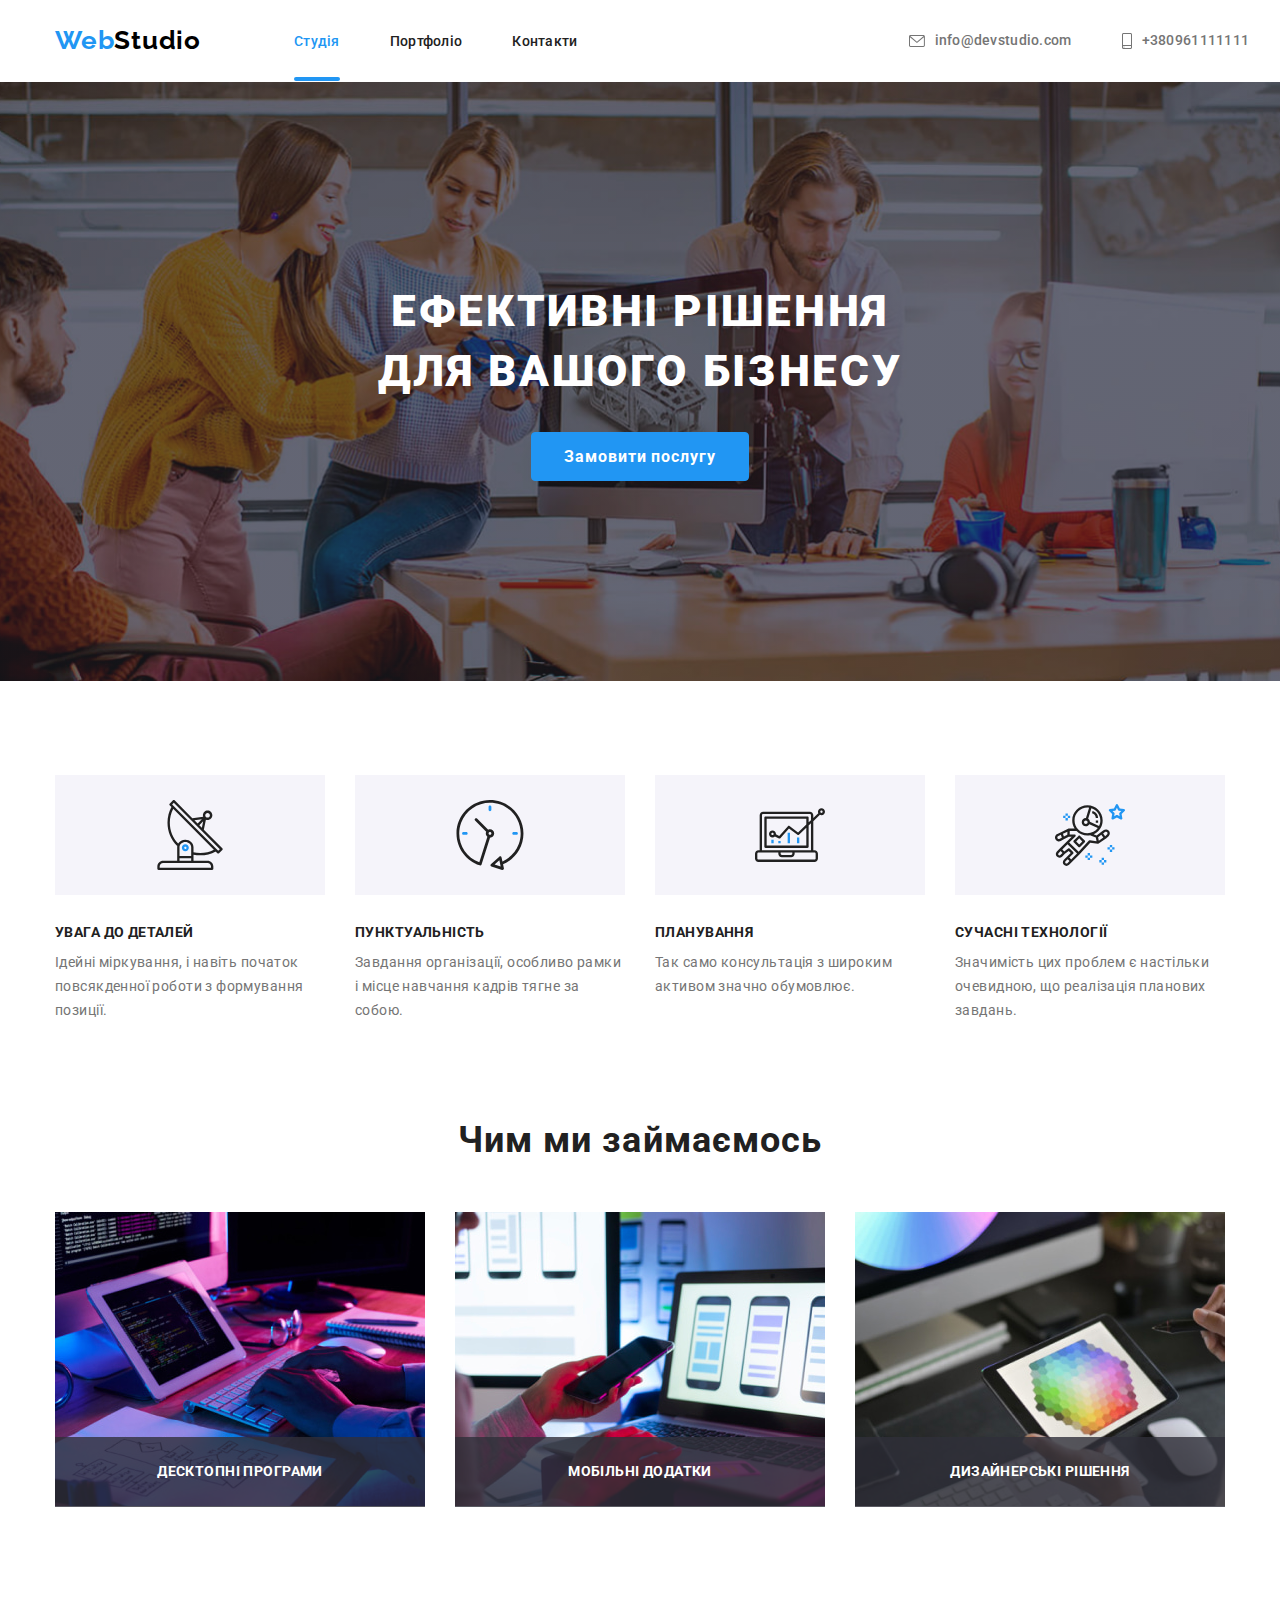
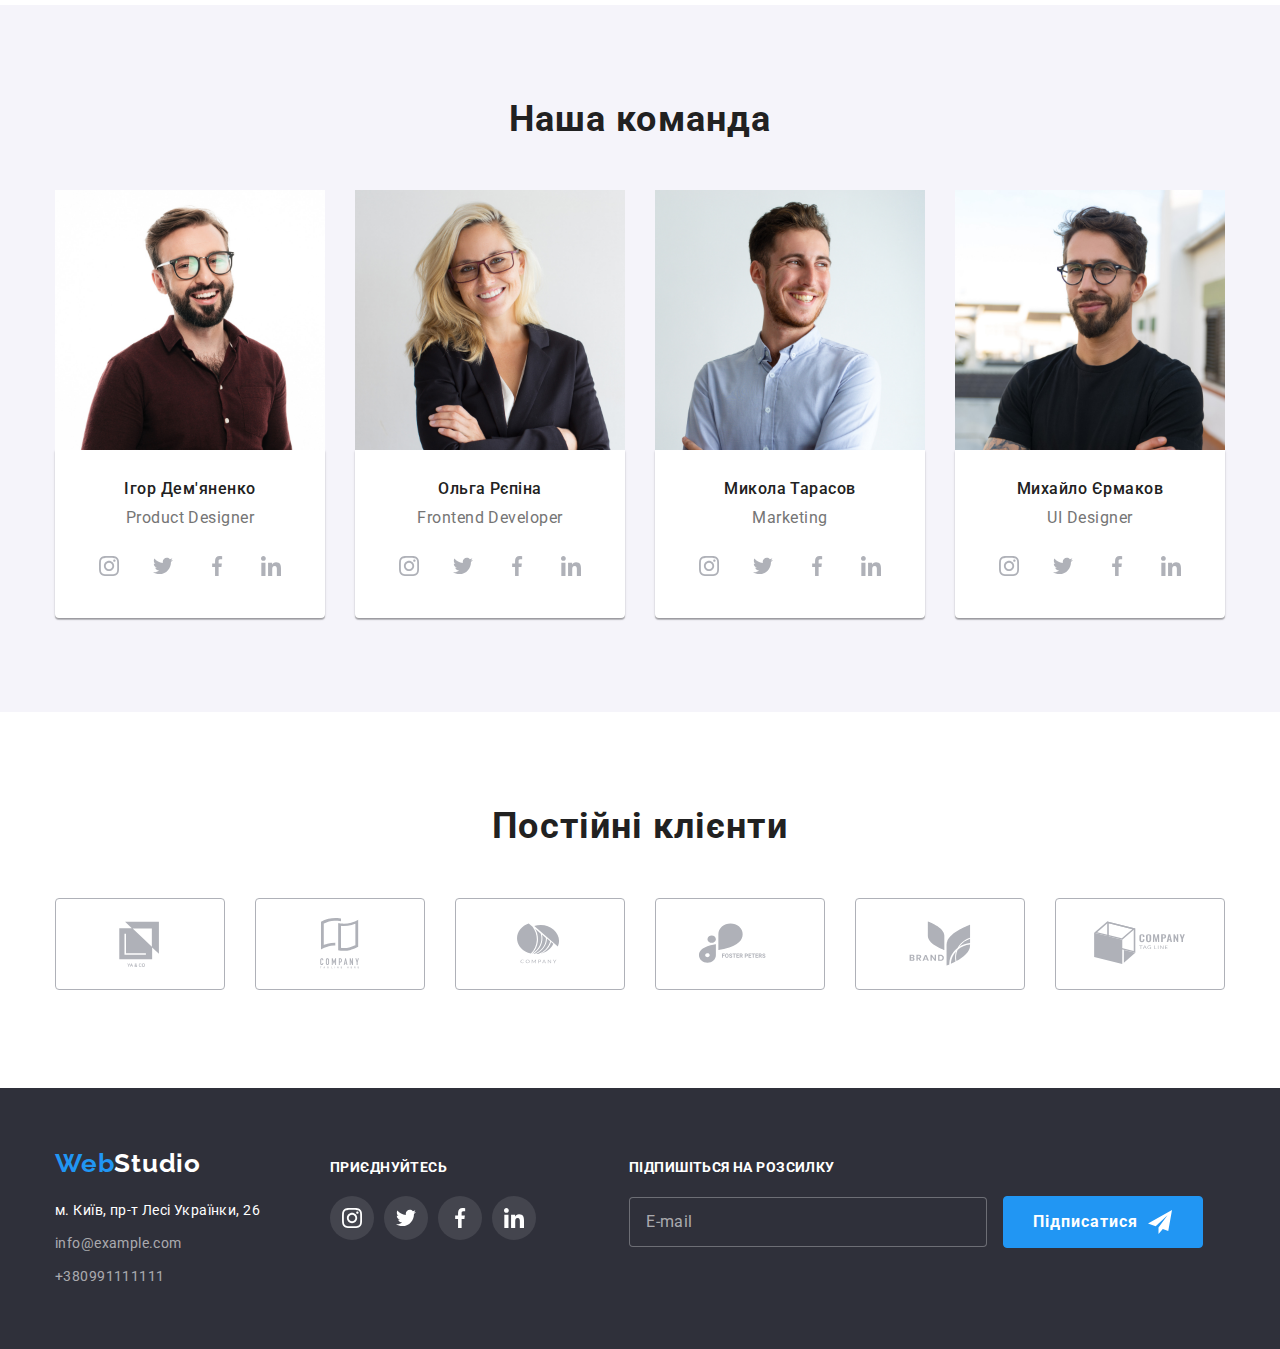
<file: index.html>
<!DOCTYPE html>
<html lang="ua">
  <head>
    <meta charset="UTF-8" />
    <meta http-equiv="X-UA-Compatible" content="IE=edge" />
    <meta name="viewport" content="width=device-width, initial-scale=1.0" />
    <title>WebStudio</title>
    <!-- Шрифти goolge fonts -->
    <link rel="preconnect" href="https://fonts.googleapis.com" />
    <link rel="preconnect" href="https://fonts.gstatic.com" crossorigin />
    <link
      href="https://fonts.googleapis.com/css2?family=Raleway:wght@700&family=Roboto:wght@400;500;700;900&display=swap"
      rel="stylesheet"
    />
    <!-- Нормалізатор стилів -->
    <link
      rel="stylesheet"
      href="https://cdnjs.cloudflare.com/ajax/libs/modern-normalize/1.1.0/modern-normalize.min.css"
    />
    <!-- Таблиця стилів -->
    <link rel="stylesheet" href="./css/styles.css" />
  </head>
  <body>
    <!-- Шапка сайту -->

    <header class="header">
      <div class="container header-container">
        <a class="header-link link" href="index.html"><span>Web</span>Studio</a>
        <nav class="nav">
          <ul class="nav-list">
            <li class="nav-item list">
              <a class="nav-link link current" href="index.html">Студія</a>
            </li>
            <li class="nav-item list">
              <a class="nav-link link" href="portfolio.html">Портфоліо</a>
            </li>
            <li class="nav-item list">
              <a class="nav-link link" href="">Контакти</a>
            </li>
          </ul>
        </nav>
        <div class="header-wrapper">
          <ul class="header-list">
            <li class="header-item list">
              <a class="header-mail link" href="mailto:info@devstudio.com">
                <svg class="header-icon" width="16" height="12">
                  <use href="images/icons/symbol-defs.svg#icon-sms"></use>
                </svg>
                info@devstudio.com
              </a>
            </li>
            <li class="header-item list">
              <a class="header-phone link" href="tel:+380961111111">
                <svg class="header-icon" width="10" height="16">
                  <use href="images/icons/symbol-defs.svg#icon-smartphone"></use>
                </svg>
                +380961111111
              </a>
            </li>
          </ul>
        </div>
      </div>
    </header>

    <!-- Основний вміст сторінки -->

    <main>
      <!-- Герой -->

      <section class="hero">
        <div class="container">
          <h1 class="hero-title">Ефективні рішення<br />для вашого бізнесу</h1>
          <button data-modal-open class="hero-btn" type="button">Замовити послугу</button>
          <div data-modal class="backdrop is-hidden">
            <div class="modal">
               <button data-modal-close class="modal-buttom">
                <svg class="modal-icon" width="18" height="18">
                  <use href="images/icons/close.svg#icon-close"></use>
                </svg>
              </button>
              <form class="modal-form">
                 
                  <p class="modal-text">Залиште свої дані, ми вам передзвонимо</p>
                  <div class="form-field">
                    <label for="name" class="label-text">Ім'я</label>
                    <input type="text" name="name" id="name" class="form-input">
                   <svg class="modal-icon-form">
                      <use href="images/icons/symbol-defss.svg#icon-person-black"></use>
                    </svg>
                  </div>
                   
                  <div class="form-field">
                    <label for="phone-number" class="label-text">Телефон</label>
                    <input type="tel" name="phone-number" id="phone-number" class="form-input">
                    <svg class="modal-icon-form">
                      <use href="images/icons/symbol-defss.svg#icon-phone-black"></use>
                    </svg>
                  </div>
                  <div class="form-field">
                    <label for="email" class="label-text">Пошта</label>
                    <input type="email" name="email" id="email" class="form-input">
                    <svg class="modal-icon-form">
                      <use href="images/icons/symbol-defss.svg#icon-email-black"></use>
                    </svg>
                  </div>
                  <div class="form-field">
                    <label for="message" class="label-text">Коментар</label>
                    <textarea name="message" id="message" placeholder="Введіть текст" class="form-input-textarea"></textarea>
                  </div>
                  <div class="form-field">
                   <div class="checkbox">
                    <label class="checkbox-label">
                     <input type="checkbox" name="checkbox" class="input-checkbox">
                    <span class="checkbox-span">
                      <svg class="checkbox-icon">
                        <use href="./images/icons/icon-check.svg"></use>
                      </svg>
                    </span>
                    Погоджуюся з розсилкою та приймаю<a href="" class="checkbox-link">Умови договору</a>
                    </label>
                     
              
                     
                    </div> 
                    <button type="submit" class="hero-form-btn">Відправити</button>
                  </div>

                </form>
              </div>
            </div>
          </div>
        </div>
      </section>

      <!-- Секція переваги -->

      <section class="advantages">
        <div class="container">
          <h2 hidden>Наші переваги</h2>
          <ul class="advantages-list">
            <li class="advantages-item list">
              <div class="advantages-icons">
                <svg class="advantages-icon">
                  <use href="./images/icons/symbol-defs.svg#icon-antenna"></use>
                </svg>
              </div>
              <h3 class="advantages-title">Увага до деталей</h3>
              <p class="advantages-text">
                Ідейні міркування, і навіть початок повсякденної роботи з формування позиції.
              </p>
            </li>
            <li class="advantages-item list">
              <div class="advantages-icons">
                <svg class="advantages-icon">
                  <use href="./images/icons/symbol-defs.svg#icon-clock"></use>
                </svg>
              </div>
              <h3 class="advantages-title">Пунктуальність</h3>
              <p class="advantages-text">
                Завдання організації, особливо рамки і місце навчання кадрів тягне за собою.
              </p>
            </li>
            <li class="advantages-item list">
              <div class="advantages-icons">
                <svg class="advantages-icon">
                  <use href="./images/icons/symbol-defs.svg#icon-diagram"></use>
                </svg>
              </div>
              <h3 class="advantages-title">Планування</h3>
              <p class="advantages-text">
                Так само консультація з широким активом значно обумовлює.
              </p>
            </li>
            <li class="advantages-item list">
              <div class="advantages-icons">
                <svg class="advantages-icon">
                  <use href="./images/icons/symbol-defs.svg#icon-astronaut"></use>
                </svg>
              </div>
              <h3 class="advantages-title">Сучасні технології</h3>
              <p class="advantages-text">
                Значимість цих проблем є настільки очевидною, що реалізація планових завдань.
              </p>
            </li>
          </ul>
        </div>
      </section>

      <!-- Секція заняття-->

      <section class="work">
        <div class="container">
          <h2 class="work-title">Чим ми займаємось</h2>
          <ul class="work-list">
            <li class="work-item list">
              <img
                class="work-img"
                src="./images/box1.jpg"
                alt="робота з текстом"
                width="370"
                height="294"
              />
              <p class="work-text">Десктопні програми</p>
            </li>
            <li class="work-item list">
              <img
                class="work-img"
                src="./images/box2.jpg"
                alt="робота з комп'ютером та телефоном"
                width="370"
                height="294"
              />
              <p class="work-text">Мобільні додатки</p>
            </li>
            <li class="work-item list">
              <img
                class="work-img"
                src="./images/box3.jpg"
                alt="робота з планшетом"
                width="370"
                height="294"
              />
              <p class="work-text">Дизайнерські рішення</p>
            </li>
          </ul>
        </div>
      </section>

      <!-- Секція команда-->

      <section class="team">
        <div class="container">
          <h2 class="team-title">Наша команда</h2>
          <ul class="team-list">
            <li class="team-item list">
              <img
                class="team-img no-gap"
                src="./images/img4.jpg"
                alt="усміхнена людина"
                width="270"
                height="260"
              />
              <div class="team-wrapper">
                <h3 class="team-subtitle">Ігор Дем'яненко</h3>
                <p class="team-text" lang="en">Product Designer</p>
                <ul class="team-icon">
                  <li class="team-icon-list list">
                    <a class="team-link" href="">
                      <svg class="team-icons">
                        <use href="images/icons/symbol-defs.svg#icon-instagram"></use>
                      </svg>
                    </a>
                  </li>
                  <li class="team-icon-list list">
                    <a class="team-link" href="">
                      <svg class="team-icons">
                        <use href="images/icons/symbol-defs.svg#icon-twitter"></use>
                      </svg>
                    </a>
                  </li>
                  <li class="team-icon-list list">
                    <a class="team-link" href="">
                      <svg class="team-icons">
                        <use href="images/icons/symbol-defs.svg#icon-facebook"></use>
                      </svg>
                    </a>
                  </li>
                  <li class="team-icon-list list">
                    <a class="team-link" href="">
                      <svg class="team-icons">
                        <use href="images/icons/symbol-defs.svg#icon-linkedin-1"></use>
                      </svg>
                    </a>
                  </li>
                </ul>
              </div>
            </li>
            <li class="team-item list">
              <img
                class="team-img no-gap"
                src="./images/img1.jpg"
                alt="усміхнена людина"
                width="270"
                height="260"
              />
              <div class="team-wrapper">
                <h3 class="team-subtitle">Ольга Рєпіна</h3>
                <p class="team-text" lang="en">Frontend Developer</p>
                <ul class="team-icon">
                  <li class="team-icon-list list">
                    <a class="team-link" href="">
                      <svg class="team-icons">
                        <use href="images/icons/symbol-defs.svg#icon-instagram"></use>
                      </svg>
                    </a>
                  </li>
                  <li class="team-icon-list list">
                    <a class="team-link" href="">
                      <svg class="team-icons">
                        <use href="images/icons/symbol-defs.svg#icon-twitter"></use>
                      </svg>
                    </a>
                  </li>
                  <li class="team-icon-list list">
                    <a class="team-link" href="">
                      <svg class="team-icons">
                        <use href="images/icons/symbol-defs.svg#icon-facebook"></use>
                      </svg>
                    </a>
                  </li>
                  <li class="team-icon-list list">
                    <a class="team-link" href="">
                      <svg class="team-icons">
                        <use href="images/icons/symbol-defs.svg#icon-linkedin-1"></use>
                      </svg>
                    </a>
                  </li>
                </ul>
              </div>
            </li>
            <li class="team-item list">
              <img
                class="team-img no-gap"
                src="./images/img2.jpg"
                alt="усміхнена людина"
                width="270"
                height="260"
              />
              <div class="team-wrapper">
                <h3 class="team-subtitle">Микола Тарасов</h3>
                <p class="team-text" lang="en">Marketing</p>
                <ul class="team-icon">
                  <li class="team-icon-list list">
                    <a class="team-link" href="">
                      <svg class="team-icons">
                        <use href="images/icons/symbol-defs.svg#icon-instagram"></use>
                      </svg>
                    </a>
                  </li>
                  <li class="team-icon-list list">
                    <a class="team-link" href="">
                      <svg class="team-icons">
                        <use href="images/icons/symbol-defs.svg#icon-twitter"></use>
                      </svg>
                    </a>
                  </li>
                  <li class="team-icon-list list">
                    <a class="team-link" href="">
                      <svg class="team-icons">
                        <use href="images/icons/symbol-defs.svg#icon-facebook"></use>
                      </svg>
                    </a>
                  </li>
                  <li class="team-icon-list list">
                    <a class="team-link" href="">
                      <svg class="team-icons">
                        <use href="images/icons/symbol-defs.svg#icon-linkedin-1"></use>
                      </svg>
                    </a>
                  </li>
                </ul>
              </div>
            </li>
            <li class="team-item list">
              <img
                class="team-img no-gap"
                src="./images/img3.jpg"
                alt="усміхнена людина"
                width="270"
                height="260"
              />
              <div class="team-wrapper">
                <h3 class="team-subtitle">Михайло Єрмаков</h3>
                <p class="team-text" lang="en">UI Designer</p>
                <ul class="team-icon">
                  <li class="team-icon-list list">
                    <a class="team-link" href="">
                      <svg class="team-icons">
                        <use href="images/icons/symbol-defs.svg#icon-instagram"></use>
                      </svg>
                    </a>
                  </li>
                  <li class="team-icon-list list">
                    <a class="team-link" href="">
                      <svg class="team-icons">
                        <use href="images/icons/symbol-defs.svg#icon-twitter"></use>
                      </svg>
                    </a>
                  </li>
                  <li class="team-icon-list list">
                    <a class="team-link" href="">
                      <svg class="team-icons">
                        <use href="images/icons/symbol-defs.svg#icon-facebook"></use>
                      </svg>
                    </a>
                  </li>
                  <li class="team-icon-list list">
                    <a class="team-link" href="">
                      <svg class="team-icons">
                        <use href="images/icons/symbol-defs.svg#icon-linkedin-1"></use>
                      </svg>
                    </a>
                  </li>
                </ul>
              </div>
            </li>
          </ul>
        </div>
      </section>

      <!-- Секція постійні клієнти -->

      <section class="clients">
        <div class="container">
          <h2 class="clients-title">Постійні клієнти</h2>
          <ul class="clients-item">
            <li class="clients-list list">
              <a class="clients-link" href="">
                <svg class="clients-icon">
                  <use href="./images/icons/symbol-defs.svg#icon-Logo"></use>
                </svg>
              </a>
            </li>
            <li class="clients-list list">
              <a class="clients-link" href="">
                <svg class="clients-icon">
                  <use href="./images/icons/symbol-defs.svg#icon-Logo-1"></use>
                </svg>
              </a>
            </li>
            <li class="clients-list list">
              <a class="clients-link" href="">
                <svg class="clients-icon">
                  <use href="./images/icons/symbol-defs.svg#icon-Logo-2"></use>
                </svg>
              </a>
            </li>
            <li class="clients-list list">
              <a class="clients-link" href="">
                <svg class="clients-icon">
                  <use href="./images/icons/symbol-defs.svg#icon-Logo-6"></use>
                </svg>
              </a>
            </li>
            <li class="clients-list list">
              <a class="clients-link" href="">
                <svg class="clients-icon">
                  <use href="./images/icons/symbol-defs.svg#icon-Logo-3"></use>
                </svg>
              </a>
            </li>
            <li class="clients-list list">
              <a class="clients-link" href="">
                <svg class="clients-icon">
                  <use href="./images/icons/symbol-defs.svg#icon-Logo-4"></use>
                </svg>
              </a>
            </li>
          </ul>
        </div>
      </section>
    </main>

    <!--Підвал сайту-->

    <footer class="footer">
      <div class="container footer-container">
        <div class="">
          <a class="footer-link link" href="index.html"><span>Web</span>Studio</a>
          <address class="andress">
            <ul class="adress-list">
              <li class="adress-item list">
                <a class="adress-desk link" href="">м. Київ, пр-т Лесі Українки, 26</a>
              </li>
              <li class="adress-item list">
                <a class="adress-link link" href="mailto:info@example.com">info@example.com</a>
              </li>
              <li class="adress-item list">
                <a class="adress-link link" href="tel:+380991111111">+380991111111</a>
              </li>
            </ul>
          </address>
        </div>
        <div class="footer-wrapper">
          <p class="footer-text">ПРИЄДНУЙТЕСЬ</p>
          <ul class="footer-list list">
            <li class="footer-item">
              <a class="icon-link" href="">
                <svg class="footer-icon" width="20" height="20">
                  <use href="images/icons/symbol-defs.svg#icon-instagram-footer"></use>
                </svg>
              </a>
            </li>
            <li class="footer-item">
              <a class="icon-link" href="">
                <svg class="footer-icon" width="20" height="20">
                  <use href="images/icons/symbol-defs.svg#icon-twitter-footer"></use>
                </svg>
              </a>
            </li>
            <li class="footer-item">
              <a class="icon-link" href="">
                <svg class="footer-icon" width="20" height="20">
                  <use href="images/icons/symbol-defs.svg#icon-facebook-footer"></use>
                </svg>
              </a>
            </li>
            <li class="footer-item">
              <a class="icon-link" href="">
                <svg class="footer-icon" width="20" height="20">
                  <use href="images/icons/symbol-defs.svg#icon-linkedin-1-1"></use>
                </svg>
              </a>
            </li>
          </ul>
        </div>
        <div>
          <p class="form-text">Підпишіться на розсилку</p>
          <form class="footer-form">
            <label class="footer-label">
              <input type="email" name="email" placeholder="E-mail" class="footer-input" />
              <button type="submit" class="btn-form">
                Підписатися
                <svg class="footer-form-icon">
                  <use href="images/icons/symbol-defss.svg#icon-icon-send"></use>
                </svg>
              </button>
            </label>
          </form>
        </div>
      </div>
    </footer>
    <script src="./js/modal.js"></script>
  </body>
</html>
</file>
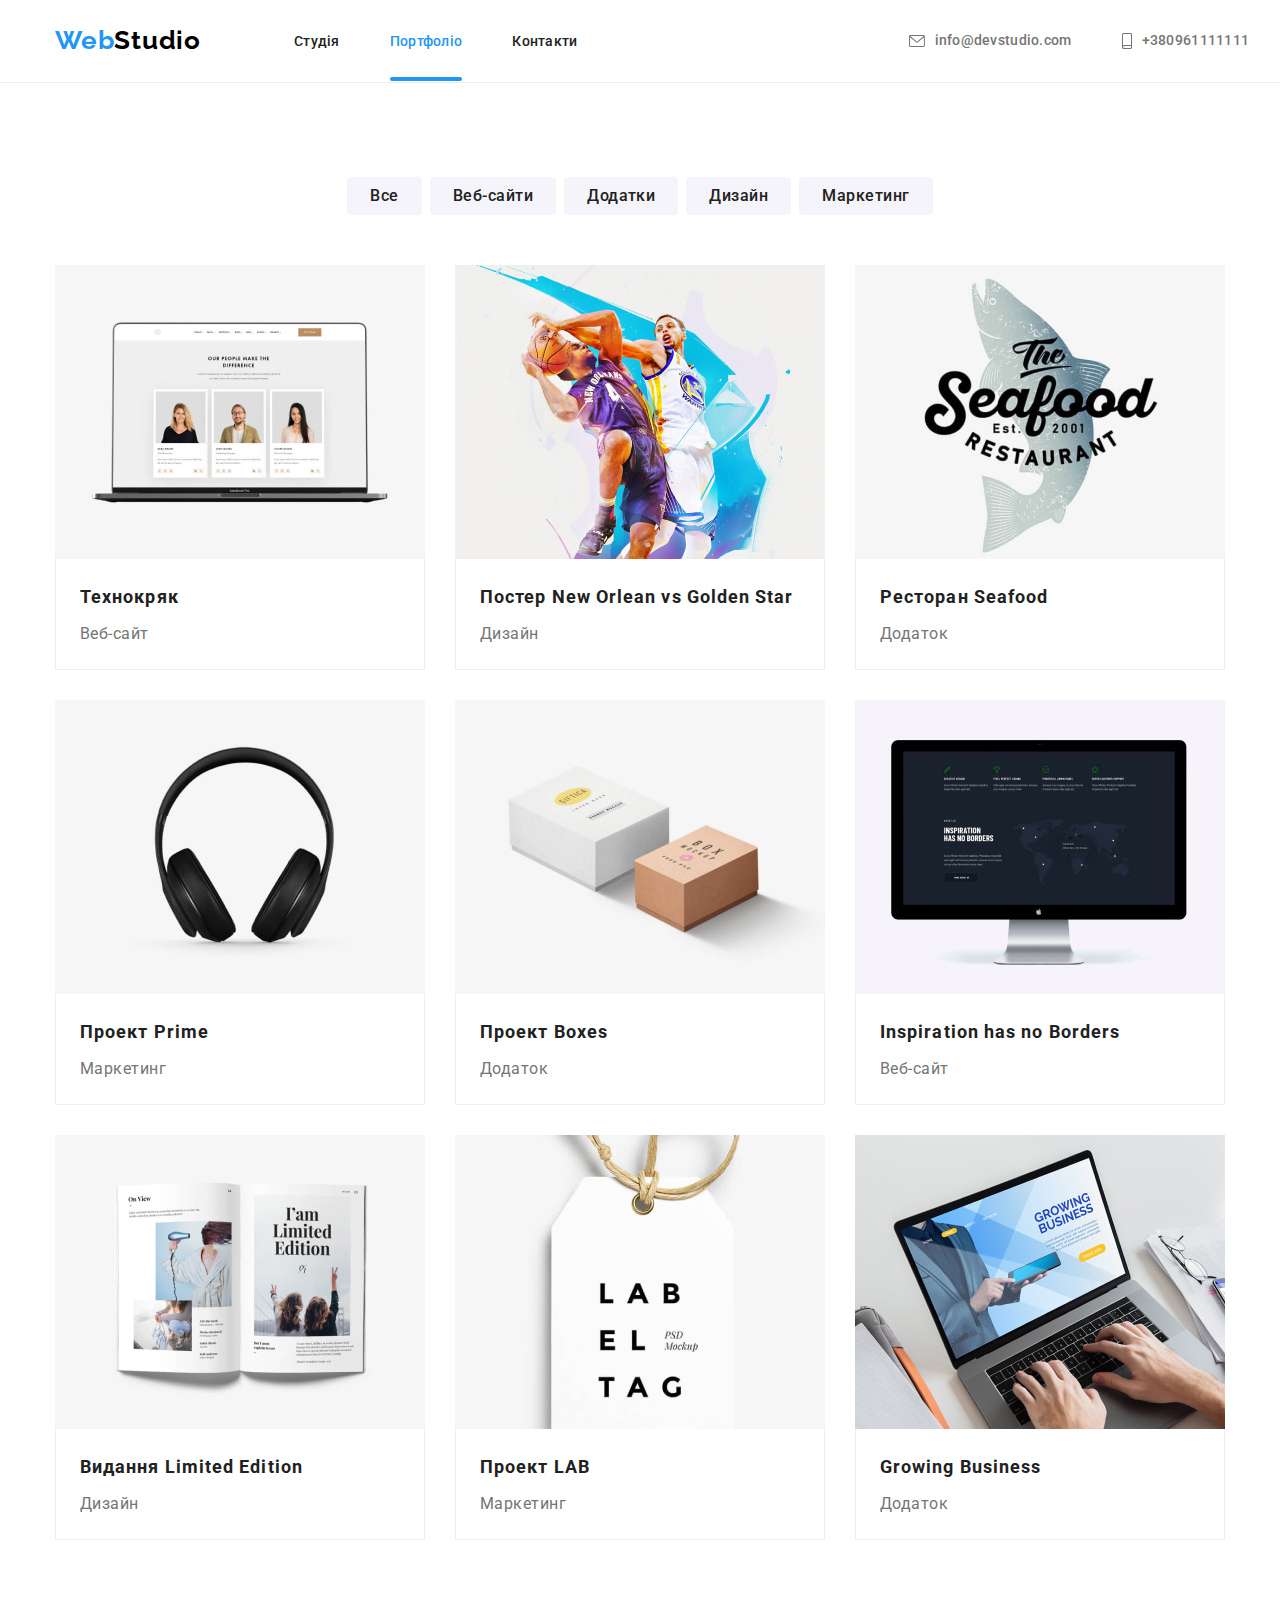
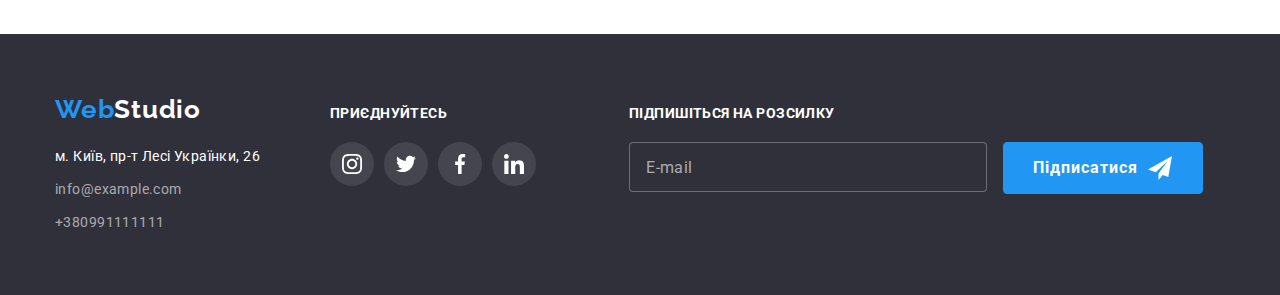
<file: portfolio.html>
<!DOCTYPE html>
<html lang="ua">
  <head>
    <meta charset="UTF-8" />
    <meta http-equiv="X-UA-Compatible" content="IE=edge" />
    <meta name="viewport" content="width=device-width, initial-scale=1.0" />
    <title>WebStudio</title>
    <!-- Шрифти goolge fonts -->
    <link rel="preconnect" href="https://fonts.googleapis.com" />
    <link rel="preconnect" href="https://fonts.gstatic.com" crossorigin />
    <link
      href="https://fonts.googleapis.com/css2?family=Raleway:wght@700&family=Roboto:wght@400;500;700;900&display=swap"
      rel="stylesheet"
    />
    <!-- Нормалізатор стилів -->
    <link
      rel="stylesheet"
      href="https://cdnjs.cloudflare.com/ajax/libs/modern-normalize/1.1.0/modern-normalize.min.css"
    />
    <!-- Таблиця стилів -->

    <link rel="stylesheet" href="./css/styles.css" />
  </head>
  <body>
    <!-- Шапка сайту -->

    <header class="header">
      <div class="container header-container">
        <a class="header-link link" href="index.html"><span>Web</span>Studio</a>
        <nav class="nav">
          <ul class="nav-list">
            <li class="nav-item list">
              <a class="nav-link link" href="index.html">Студія</a>
            </li>
            <li class="nav-item list">
              <a class="nav-link link current" href="portfolio.html">Портфоліо</a>
            </li>
            <li class="nav-item list">
              <a class="nav-link link" href="">Контакти</a>
            </li>
          </ul>
        </nav>
        <div class="header-wrapper">
          <ul class="header-list">
            <li class="header-item list">
              <a class="header-mail link" href="mailto:info@devstudio.com">
                <svg class="header-icon" width="16" height="12">
                  <use href="images/icons/symbol-defs.svg#icon-sms"></use>
                </svg>
                info@devstudio.com
              </a>
            </li>
            <li class="header-item list">
              <a class="header-phone link" href="tel:+380961111111">
                <svg class="header-icon" width="10" height="16">
                  <use href="images/icons/symbol-defs.svg#icon-smartphone"></use>
                </svg>
                +380961111111
              </a>
            </li>
          </ul>
        </div>
      </div>
    </header>

    <!-- Основний вміст сторінки -->

    <main>
      <!-- Секція Портфоліо -->

      <section class="portfolio">
        <div class="container">
          <ul class="portfolio-list">
            <li class="portfolio-item list">
              <button class="portfolio-btn" type="button">Все</button>
            </li>
            <li class="portfolio-item list">
              <button class="portfolio-btn" type="button">Веб-сайти</button>
            </li>
            <li class="portfolio-item list">
              <button class="portfolio-btn" type="button">Додатки</button>
            </li>
            <li class="portfolio-item list">
              <button class="portfolio-btn" type="button">Дизайн</button>
            </li>
            <li class="portfolio-item list">
              <button class="portfolio-btn" type="button">Маркетинг</button>
            </li>
          </ul>
          <ul class="portfolio-second-list">
            <li class="portfolio-second-item list">
              <div class="portfolio-overlay">
                <img
                  class="portfolio-img no-gap"
                  src="./images/porfolio1.jpg"
                  alt=""
                  width="370"
                  height="294"
                />
                <p class="text-overlay">
                  Ресурс пропонує комплексні пропозиції з різним рівнем функціоналу та сервісів. Все
                  це дозволить відвідувачу отримати вичерпні відомості про компанію або приватну
                  особу.
                </p>
              </div>
              <div class="portfolio-wrapper">
                <h2 class="portfolio-title">Технокряк</h2>
                <p class="portfolio-text">Веб-сайт</p>
              </div>
            </li>
            <li class="portfolio-second-item list">
              <div class="portfolio-overlay">
                <img
                  class="portfolio-img no-gap"
                  src="./images/portfolio2.jpg"
                  alt=""
                  width="370"
                  height="294"
                />
                <p class="text-overlay">
                  Ресурс пропонує комплексні пропозиції з різним рівнем функціоналу та сервісів. Все
                  це дозволить відвідувачу отримати вичерпні відомості про компанію або приватну
                  особу.
                </p>
              </div>
              <div class="portfolio-wrapper">
                <h2 class="portfolio-title">Постер New Orlean vs Golden Star</h2>
                <p class="portfolio-text">Дизайн</p>
              </div>
            </li>
            <li class="portfolio-second-item list">
              <div class="portfolio-overlay">
                <img
                  class="portfolio-img no-gap"
                  src="./images/portfolio3.jpg"
                  alt=""
                  width="370"
                  height="294"
                />
                <p class="text-overlay">
                  Ресурс пропонує комплексні пропозиції з різним рівнем функціоналу та сервісів. Все
                  це дозволить відвідувачу отримати вичерпні відомості про компанію або приватну
                  особу.
                </p>
              </div>
              <div class="portfolio-wrapper">
                <h2 class="portfolio-title">Ресторан Seafood</h2>
                <p class="portfolio-text">Додаток</p>
              </div>
            </li>
            <li class="portfolio-second-item list">
              <div class="portfolio-overlay">
                <img
                  class="portfolio-img no-gap"
                  src="./images/portfolio4.jpg"
                  alt=""
                  width="370"
                  height="294"
                />
                <p class="text-overlay">
                  Ресурс пропонує комплексні пропозиції з різним рівнем функціоналу та сервісів. Все
                  це дозволить відвідувачу отримати вичерпні відомості про компанію або приватну
                  особу.
                </p>
              </div>
              <div class="portfolio-wrapper">
                <h2 class="portfolio-title">Проект Prime</h2>
                <p class="portfolio-text">Маркетинг</p>
              </div>
            </li>
            <li class="portfolio-second-item list">
              <div class="portfolio-overlay">
                <img
                  class="portfolio-img no-gap"
                  src="./images/portfolio5.jpg"
                  alt=""
                  width="370"
                  height="294"
                />
                <p class="text-overlay">
                  Ресурс пропонує комплексні пропозиції з різним рівнем функціоналу та сервісів. Все
                  це дозволить відвідувачу отримати вичерпні відомості про компанію або приватну
                  особу.
                </p>
              </div>
              <div class="portfolio-wrapper">
                <h2 class="portfolio-title">Проект Boxes</h2>
                <p class="portfolio-text">Додаток</p>
              </div>
            </li>
            <li class="portfolio-second-item list">
              <div class="portfolio-overlay">
                <img
                  class="portfolio-img no-gap"
                  src="./images/portfolio6.jpg"
                  alt=""
                  width="370"
                  height="294"
                />
                <p class="text-overlay">
                  Ресурс пропонує комплексні пропозиції з різним рівнем функціоналу та сервісів. Все
                  це дозволить відвідувачу отримати вичерпні відомості про компанію або приватну
                  особу.
                </p>
              </div>
              <div class="portfolio-wrapper">
                <h2 class="portfolio-title">Inspiration has no Borders</h2>
                <p class="portfolio-text">Веб-сайт</p>
              </div>
            </li>
            <li class="portfolio-second-item list">
              <div class="portfolio-overlay">
                <img
                  class="portfolio-img no-gap"
                  src="./images/portfolio7.jpg"
                  alt=""
                  width="370"
                  height="294"
                />
                <p class="text-overlay">
                  Ресурс пропонує комплексні пропозиції з різним рівнем функціоналу та сервісів. Все
                  це дозволить відвідувачу отримати вичерпні відомості про компанію або приватну
                  особу.
                </p>
              </div>
              <div class="portfolio-wrapper">
                <h2 class="portfolio-title">Видання Limited Edition</h2>
                <p class="portfolio-text">Дизайн</p>
              </div>
            </li>
            <li class="portfolio-second-item list">
              <div class="portfolio-overlay">
                <img
                  class="portfolio-img no-gap"
                  src="./images/portfolio8.jpg"
                  alt=""
                  width="370"
                  height="294"
                />
                <p class="text-overlay">
                  Ресурс пропонує комплексні пропозиції з різним рівнем функціоналу та сервісів. Все
                  це дозволить відвідувачу отримати вичерпні відомості про компанію або приватну
                  особу.
                </p>
              </div>
              <div class="portfolio-wrapper">
                <h2 class="portfolio-title">Проект LAB</h2>
                <p class="portfolio-text">Маркетинг</p>
              </div>
            </li>
            <li class="portfolio-second-item list">
              <div class="portfolio-overlay">
                <img
                  class="portfolio-img no-gap"
                  src="./images/portfolio9.jpg"
                  alt=""
                  width="370"
                  height="294"
                />
                <p class="text-overlay">
                  Ресурс пропонує комплексні пропозиції з різним рівнем функціоналу та сервісів. Все
                  це дозволить відвідувачу отримати вичерпні відомості про компанію або приватну
                  особу.
                </p>
              </div>
              <div class="portfolio-wrapper">
                <h2 class="portfolio-title">Growing Business</h2>
                <p class="portfolio-text">Додаток</p>
              </div>
            </li>
          </ul>
        </div>
      </section>
    </main>

    <!--Підвал сайту-->

    <footer class="footer">
      <div class="container footer-container">
        <div class="">
          <a class="footer-link link" href="index.html"><span>Web</span>Studio</a>
          <address class="andress">
            <ul class="adress-list">
              <li class="adress-item list">
                <a class="adress-desk link" href="">м. Київ, пр-т Лесі Українки, 26</a>
              </li>
              <li class="adress-item list">
                <a class="adress-link link" href="mailto:info@example.com">info@example.com</a>
              </li>
              <li class="adress-item list">
                <a class="adress-link link" href="tel:+380991111111">+380991111111</a>
              </li>
            </ul>
          </address>
        </div>
        <div class="footer-wrapper">
          <p class="footer-text">ПРИЄДНУЙТЕСЬ</p>
          <ul class="footer-list list">
            <li class="footer-item">
              <a class="icon-link" href="">
                <svg class="footer-icon" width="20" height="20">
                  <use href="images/icons/symbol-defs.svg#icon-instagram-footer"></use>
                </svg>
              </a>
            </li>
            <li class="footer-item">
              <a class="icon-link" href="">
                <svg class="footer-icon" width="20" height="20">
                  <use href="images/icons/symbol-defs.svg#icon-twitter-footer"></use>
                </svg>
              </a>
            </li>
            <li class="footer-item">
              <a class="icon-link" href="">
                <svg class="footer-icon" width="20" height="20">
                  <use href="images/icons/symbol-defs.svg#icon-facebook-footer"></use>
                </svg>
              </a>
            </li>
            <li class="footer-item">
              <a class="icon-link" href="">
                <svg class="footer-icon" width="20" height="20">
                  <use href="images/icons/symbol-defs.svg#icon-linkedin-1-1"></use>
                </svg>
              </a>
            </li>
          </ul>
        </div>
        <div>
          <p class="form-text">Підпишіться на розсилку</p>
          <form class="footer-form">
            <label class="footer-label">
              <input type="email" name="email" placeholder="E-mail" class="footer-input" />
              <button type="submit" class="btn-form">
                Підписатися
                <svg class="footer-form-icon">
                  <use href="images/icons/symbol-defss.svg#icon-icon-send"></use>
                </svg>
              </button>
            </label>
          </form>
        </div>
      </div>
    </footer>
  </body>
</html>
</file>
<file: css/styles.css>
:root {
  /* Основний шрифт */
  --main-font: 'Roboto', sans-serif;
  /* Другорядний шрифт */
  --secondary-font: 'Raleway', sans-serif;

  /* Основний колір */
  --main-text-color: #212121;
  /* Другорядний колір(текст) */
  --second-text-color: #757575;
  /* Колір акценту */
  --accent-text-color: #2196f3;

  /* Кольори фону */
  --main-light-bg: #ffffff;
  --second-light-bg: #f5f4fa;
  --black-bg-color: #2f303a;
  --hero-bg-color: #c4c4c4;
}

body {
  font-family: var(--main-font);
  color: var(--main-text-color);
}

.container {
  width: 1200px;
  padding-left: 15px;
  padding-right: 15px;
  margin-left: auto;
  margin-right: auto;
}

h1,
h2,
h3,
p,
ul {
  margin-top: 0;
  margin-bottom: 0;
  padding-left: 0;
}

.list {
  list-style: none;
}

.link {
  text-decoration: none;
}

span {
  color: var(--accent-text-color);
}

/* Шапка сайту HEDER */
.header {
  background-color: var(--main-light-bg);
  border-bottom: 1px solid #ececec;
}

.header-container {
  display: flex;
  align-items: center;
}

.header-link {
  margin-right: 93px;
  margin-top: 24px;
  margin-bottom: 25px;

  font-family: var(--secondary-font);
  font-weight: 700;
  font-size: 26px;
  line-height: 1.19;
  letter-spacing: 0.03em;
  color: #000000;
}

.nav-list {
  display: flex;
  align-items: center;
  margin-top: 32px;
  margin-bottom: 32px;
}

.nav-item {
  display: block;
}

.nav-item:not(:last-child) {
  margin-right: 50px;
}

.nav-link {
  transition: color 250ms cubic-bezier(0.4, 0, 0.2, 1);

  font-weight: 500;
  font-size: 14px;
  line-height: 1.14;
  letter-spacing: 0.02em;
  color: var(--main-text-color);
}

.nav-link.current {
  position: relative;
  padding-bottom: 28px;
}

.current::after {
  position: absolute;
  top: 100%;
  left: 0;
  content: '';

  display: inline-block;
  border-radius: 2px;
  width: 100%;
  height: 4px;

  background-color: var(--accent-text-color);
}

.nav-link:hover,
.nav-link:focus {
  color: var(--accent-text-color);
}

.nav-item .link.current {
  color: var(--accent-text-color);
}

.header-mail {
  transition: color 250ms cubic-bezier(0.4, 0, 0.2, 1);

  display: flex;
  align-items: center;

  margin-left: 331px;
  margin-right: 50px;

  font-weight: 500;
  font-size: 14px;
  line-height: 1.14;
  letter-spacing: 0.02em;
  color: var(--second-text-color);
}

.header-phone {
  transition: color 250ms cubic-bezier(0.4, 0, 0.2, 1);

  display: flex;
  align-items: center;

  font-weight: 500;
  font-size: 14px;
  line-height: 1.14;
  letter-spacing: 0.02em;
  color: var(--second-text-color);
}

.header-wrapper {
  margin-left: auto;
  margin-top: 32px;
  margin-bottom: 32px;
}

.header-wrapper .header-list {
  display: flex;
  align-items: center;
}

.header-icon {
  margin-right: 10px;
  fill: currentColor;
}

.header-wrapper .header-mail:hover,
.header-wrapper .header-mail:focus {
  fill: var(--accent-text-color);
}

.header-wrapper .header-phone:hover,
.header-wrapper .header-phone:focus {
  fill: var(--accent-text-color);
}

.header-phone:hover,
.header-phone:focus {
  color: var(--accent-text-color);
}

.header-mail:hover,
.header-mail:focus {
  color: var(--accent-text-color);
}

/* Секція герой HERO */
.hero {
  max-width: 1600;
  height: 600;
  margin-left: auto;
  margin-right: auto;
  background-color: var(--hero-bg-color);
  background-image: linear-gradient(to right, rgba(47, 48, 58, 0.4), rgba(47, 48, 58, 0.4)),
    url(../images/hero.jpg);
  background-repeat: no-repeat;
  background-position: center;
  background-size: cover;

  text-align: center;
  padding-top: 200px;
  padding-bottom: 200px;
  margin-top: -1.5px;
}

.hero-title {
  margin-bottom: 30px;

  font-weight: 900;
  font-size: 44px;
  line-height: 1.36;
  letter-spacing: 0.06em;
  text-transform: uppercase;
  color: var(--main-light-bg);
}

.hero-btn {
  transition: background-color 250ms cubic-bezier(0.4, 0, 0.2, 1);

  min-width: 200px;
  padding: 9px 32px;
  border-radius: 4px;
  border: 1px solid var(--accent-text-color);

  align-items: center;
  font-family: var(--main-font);
  font-weight: 700;
  font-size: 16px;
  line-height: 1.87;
  letter-spacing: 0.06em;
  cursor: pointer;
  color: var(--main-light-bg);
  background-color: var(--accent-text-color);
}

.hero-btn:hover,
.hero-btn:focus {
  background-color: #188ce8;
}

/* Модальне вікно Modal Window*/

.backdrop {
  position: fixed;
  top: 0;
  left: 0;
  transition: all 250ms ease-in;

  width: 100%;
  height: 100%;
  background-color: rgba(0, 0, 0, 0.2);
}

.backdrop.is-hidden {
  visibility: hidden;
  opacity: 0;
  pointer-events: none;
  transition: all 250ms ease-in;
}

.modal {
  position: absolute;
  top: 50%;
  left: 50%;
  transform: translate(-50%, -50%);

  min-width: 528px;
  min-height: 581px;
  border-radius: 4px;

  background-color: var(--main-light-bg);
  opacity: 1;
}

.modal-icon:hover,
.modal-icon:focus {
  fill: var(--accent-text-color);
}

.modal-buttom {
  display: flex;
  align-items: center;

  margin-left: auto;
  margin-top: 8px;
  margin-right: 8px;
  width: 30px;
  height: 30px;

  border-color: rgba(0, 0, 0, 0.1);
  background-color: var(--main-light-bg);
  border-radius: 50%;
  cursor: pointer;
}

.modal-text {
  margin-bottom: 12px;

  font-weight: 700;
  font-size: 20px;
  line-height: 1.15;
  text-align: center;
  letter-spacing: 0.03em;
  color: var(--main-text-color);
}

.modal-form {
  padding: 0px 40px 40px 40px;
}

.form-field {
  display: flex;
  flex-direction: column;
  position: relative;
}

.label-text {
  margin-bottom: 4px;

  text-align: left;
  font-weight: 400;
  font-size: 12px;
  line-height: 1.16;
  letter-spacing: 0.01em;
  color: var(--second-text-color);
}

.form-input {
  margin-bottom: 10px;
  padding-left: 42px;

  height: 40px;
  border: 1px solid rgba(33, 33, 33, 0.2);
  border-radius: 4px;

  cursor: pointer;
}

.form-input:focus + .modal-icon-form {
  fill: var(--accent-text-color);
}

.modal-icon-form {
  position: absolute;
  top: 28px;
  left: 12px;
  width: 18px;
  height: 18px;
}

.form-input-textarea {
  padding: 12px 16px;

  height: 120px;
  border: 1px solid rgba(33, 33, 33, 0.2);
  border-radius: 4px;

  resize: none;
  cursor: pointer;
}

.form-field textarea::placeholder {
  font-weight: 400;
  font-size: 12px;
  line-height: 1.16;
  letter-spacing: 0.01em;
  color: rgba(117, 117, 117, 0.5);
}

.checkbox {
  display: flex;
  align-items: center;
  justify-content: center;

  margin-top: 20px;
  margin-bottom: 30px;

  font-weight: 400;
  font-size: 14px;
  line-height: 1.71;
  letter-spacing: 0.03em;
  color: var(--second-text-color);
}

.checkbox-label {
  display: flex;
  align-items: center;
  cursor: pointer;
}

/* .checkbox-icon {
  margin-right: 8px;

  width: 16px;
  height: 15px;
} */

.input-checkbox {
  position: absolute;

  -webkit-appearance: none;
  -moz-appearance: none;
  appearance: none;
}

.checkbox-icon {
  display: flex;
  align-items: center;
  margin-right: 8px;

  width: 16px;
  height: 15px;
  border: 2px solid rgba(0, 0, 0, 1);
  border-radius: 4px;
}

/* .input-checkbox:checked + .checkbox-icon {
  fill: var(--accent-text-color);
  background-color: var(--accent-text-color);
} */

.input-checkbox:checked + .checkbox-span > .checkbox-icon {
  transition: background-color 250ms cubic-bezier(0.4, 0, 0.2, 1);

  background-color: var(--accent-text-color);
  border-color: var(--accent-text-color);
  background-image: url('../images/icons/icon-check.svg');
  background-origin: border-box;
  background-size: contain;
}

.checkbox-link {
  font-weight: 400;
  font-size: 14px;
  line-height: 1.71;
  letter-spacing: 0.03em;
  color: var(--accent-text-color);
}

.hero-form-btn {
  transition: background-color 250ms cubic-bezier(0.4, 0, 0.2, 1);
  align-items: center;
  margin-left: auto;
  margin-right: auto;

  width: 200px;
  padding: 9px 32px;
  border-radius: 4px;
  border: 1px solid var(--accent-text-color);

  box-shadow: 0px 4px 4px rgba(0, 0, 0, 0.15), 0px 4px 4px rgba(0, 0, 0, 0.15),
    0px 4px 4px rgba(0, 0, 0, 0.15), 0px 4px 4px rgba(0, 0, 0, 0.15);
  font-family: var(--main-font);
  font-weight: 700;
  font-size: 16px;
  line-height: 1.87;
  letter-spacing: 0.06em;
  cursor: pointer;

  color: var(--main-light-bg);
  background-color: var(--accent-text-color);
}

.hero-form-btn:hover,
.hero-form-btn:focus {
  background-color: #188ce8;
}

/* Секція переваги ADVANTAGES */

.advantages {
  padding-top: 94px;
  padding-bottom: 94px;
}

.advantages-list {
  display: flex;
}

.advantages-item {
  width: 270px;
  height: 251px;
}

.advantages-item:not(:last-child) {
  margin-right: 30px;
}

.advantages-icons {
  display: flex;
  align-items: center;
  justify-content: center;

  margin-bottom: 30px;
  background-color: var(--second-light-bg);
  height: 120px;
}

.advantages-icon {
  width: 70px;
  height: 70px;
}

.advantages-title {
  margin-bottom: 10px;

  font-weight: 700;
  font-size: 14px;
  line-height: 1.14;
  letter-spacing: 0.03em;
  text-transform: uppercase;
}

.advantages-text {
  font-size: 14px;
  line-height: 1.71;
  letter-spacing: 0.03em;
  color: var(--second-text-color);
}

/* Секція заняття WORK */
.work {
  padding-bottom: 94px;
}

.work-title {
  margin-bottom: 50px;

  text-align: center;
  font-weight: 700;
  font-size: 36px;
  line-height: 1.16;
  letter-spacing: 0.03em;
}

.work-list {
  display: flex;
}

.work-item:not(:last-child) {
  margin-right: 30px;
}

.work-item {
  position: relative;
}

.work-text {
  position: absolute;
  bottom: 4px;
  right: 0;

  padding: 27px 0px 27px 0px;
  width: 370px;
  height: 70px;

  font-weight: 700;
  font-size: 14px;
  line-height: 1.14;
  text-align: center;
  letter-spacing: 0.03em;
  text-transform: uppercase;

  color: var(--main-light-bg);
  background-color: rgba(47, 48, 58, 0.8);
}

/* Секція команда TEAM */
.team {
  background-color: var(--second-light-bg);
  padding-top: 94px;
  padding-bottom: 94px;
}

.team-title {
  margin-bottom: 50px;

  text-align: center;
  font-weight: 700;
  font-size: 36px;
  line-height: 1.16;
  letter-spacing: 0.03em;
}

.team-list {
  display: flex;
}

.team-item {
  width: 270px;
  height: 428px;
}

.team-item:not(:last-child) {
  margin-right: 30px;
  width: 270px;
  height: 428px;
}

.team-img.no-gap {
  display: block;
}

.team-wrapper {
  padding-top: 30px;
  padding-bottom: 30px;

  height: 168px;
  background: var(--main-light-bg);
  box-shadow: 0px 1px 3px rgba(0, 0, 0, 0.12), 0px 1px 1px rgba(0, 0, 0, 0.14),
    0px 2px 1px rgba(0, 0, 0, 0.2);
  border-radius: 0px 0px 4px 4px;
}

.team-subtitle {
  margin-bottom: 10px;

  text-align: center;
  font-weight: 500;
  font-size: 16px;
  line-height: 1.18;
  letter-spacing: 0.03em;
}

.team-text {
  margin-bottom: 16px;

  text-align: center;
  font-size: 16px;
  line-height: 1.18;
  letter-spacing: 0.03em;
  color: var(--second-text-color);
}

.team-icon {
  display: flex;
  justify-content: center;
}

.team-link {
  transition: background-color 250ms cubic-bezier(0.4, 0, 0.2, 1);

  display: flex;
  align-items: center;
  justify-content: center;

  width: 44px;
  height: 44px;
  border-radius: 50%;
}

.team-icons {
  transition: fill 250ms cubic-bezier(0.4, 0, 0.2, 1);
}

.team-link:hover .team-icons,
.team-link:focus .team-icons {
  fill: var(--main-light-bg);
}

.team-link:hover,
.team-link:focus {
  background-color: var(--accent-text-color);
}

.team-icon-list:not(:last-child) {
  margin-right: 10px;
}

.team-icons {
  fill: #afb1b8;
  width: 20px;
  height: 20px;
}

/* Секція клієнти clients*/

.clients {
  padding-top: 94px;
  padding-bottom: 94px;
}

.clients-title {
  margin-bottom: 50px;

  text-align: center;
  font-weight: 700;
  font-size: 36px;
  line-height: 1.16;
  letter-spacing: 0.03em;
}

.clients-item {
  display: flex;
  align-items: center;
  justify-content: center;
}

.clients-list:not(:last-child) {
  margin-right: 30px;
}

.clients-icon {
  fill: #afb1b8;
}

.clients-link:hover .clients-icon,
.clients-link:focus .clients-icon {
  fill: var(--accent-text-color);
  border-color: var(--accent-text-color);
}

.clients-icon {
  transition: fill 250ms cubic-bezier(0.4, 0, 0.2, 1);

  padding: 16px 32px 16px 32px;
  border: 1px solid rgba(175, 177, 184, 1);
  border-radius: 4px;
  width: 170px;
  height: 92px;
}

.team-link {
  transition: background-color 250ms cubic-bezier(0.4, 0, 0.2, 1);
}

/* Секція підвал FOOTER */

.footer {
  background-color: var(--black-bg-color);
  padding-top: 60px;
  padding-bottom: 60px;
}

.footer-container {
  display: flex;
  align-items: baseline;
}

.footer-link {
  display: block;
  margin-bottom: 20px;

  font-family: var(--secondary-font);
  font-weight: 700;
  font-size: 26px;
  line-height: 1.19;
  letter-spacing: 0.03em;
  color: var(--main-light-bg);
}

.adress-item:not(:last-child) {
  margin-bottom: 9px;
}

.adress-desk {
  transition: color 250ms cubic-bezier(0.4, 0, 0.2, 1);

  display: block;

  font-style: normal;
  font-size: 14px;
  line-height: 1.71;
  letter-spacing: 0.03em;
  color: var(--main-light-bg);
}

.adress-desk:hover,
.adress-desk:focus {
  color: var(--accent-text-color);
}

.adress-link {
  transition: color 250ms cubic-bezier(0.4, 0, 0.2, 1);

  display: block;

  font-style: normal;
  font-size: 14px;
  line-height: 1.71;
  letter-spacing: 0.03em;
  color: rgba(255, 255, 255, 0.6);
}

.adress-link:hover,
.adress-link:focus {
  color: var(--accent-text-color);
}

.footer-wrapper {
  margin-left: 70px;
}

.footer-text {
  margin-bottom: 20px;

  font-weight: 700;
  font-size: 14px;
  line-height: 1.14;
  letter-spacing: 0.03em;
  text-transform: uppercase;
  color: var(--main-light-bg);
}

.footer-list {
  display: flex;
  align-items: center;
}

.footer-item:not(:last-child) {
  margin-right: 10px;
}

.icon-link {
  transition: background-color 250ms cubic-bezier(0.4, 0, 0.2, 1);

  display: flex;
  align-items: center;
  justify-content: center;

  width: 44px;
  height: 44px;
  background-color: rgba(255, 255, 255, 0.1);
  border-radius: 50px;
  cursor: pointer;
}

.icon-link:hover,
.icon-link:focus {
  background-color: var(--accent-text-color);
}

.form-text {
  margin-bottom: 20px;
  margin-left: 93px;

  font-weight: 700;
  font-size: 14px;
  line-height: 1.14;
  letter-spacing: 0.03em;
  text-transform: uppercase;
  color: var(--main-light-bg);
}

.footer-form {
  margin-left: 93px;
}

.footer-input {
  padding-left: 16px;

  border: 1px solid rgba(255, 255, 255, 0.3);
  box-shadow: (0px 4px 4px rgba(0, 0, 0, 0.15));
  border-radius: 4px;

  width: 358px;
  height: 50px;

  background: var(--black-bg-color);
  color: rgba(255, 255, 255, 0.6);
}

.footer-form input::placeholder {
  font-weight: 400;
  font-size: 16px;
  line-height: 1.25;
  letter-spacing: 0.03em;
  color: rgba(255, 255, 255, 0.6);
}

.btn-form {
  display: inline-flex;
  align-items: center;
  transition: background-color 250ms cubic-bezier(0.4, 0, 0.2, 1);

  margin-left: 12px;
  padding-top: 10px;
  padding-bottom: 10px;
  padding-left: 29px;
  min-width: 200px;
  min-height: 50px;
  border-radius: 4px;
  border: 1px solid var(--accent-text-color);

  font-family: var(--main-font);
  font-weight: 700;
  font-size: 16px;
  line-height: 1.87;
  letter-spacing: 0.06em;
  cursor: pointer;

  color: var(--main-light-bg);
  background-color: var(--accent-text-color);
}

.btn-form:hover,
.btn-form:focus {
  background-color: #188ce8;
}
.footer-form-icon {
  margin-left: 10px;
  width: 24px;
  height: 24px;
}

/* Секція портфоліо PORTFOLIO */

.portfolio {
  padding-top: 94px;
  padding-bottom: 94px;
}

.portfolio-list {
  display: flex;
  justify-content: center;
  margin-bottom: 50px;
}

.portfolio-item:not(:last-child) {
  margin-right: 8px;
}

.portfolio-btn {
  transition: background-color 250ms cubic-bezier(0.4, 0, 0.2, 1),
    color 250ms cubic-bezier(0.4, 0, 0.2, 1);

  padding: 5px 22px;
  border-radius: 4px;
  border: 1px solid var(--second-light-bg);

  font-family: var(--main-font);
  font-weight: 500;
  font-size: 16px;
  line-height: 1.62;
  letter-spacing: 0.03em;
  background: var(--second-light-bg);
  color: var(--main-text-color);
}

.portfolio-btn:hover,
.portfolio-btn:focus {
  color: var(--main-light-bg);
  background-color: var(--accent-text-color);
  cursor: pointer;
}

.portfolio-second-list {
  display: flex;
  flex-wrap: wrap;
  margin-top: -30px;
  margin-left: -30px;
}

.portfolio-second-item {
  transition: box-shadow 250ms cubic-bezier(0.4, 0, 0.2, 1);

  flex-basis: calc((100% - 90px) / 3);
  /* flex-basis: calc(100% / 3 - 60px); */

  margin-top: 30px;
  margin-left: 30px;
  cursor: pointer;
}

.portfolio-overlay {
  position: relative;
  overflow: hidden;
}

.portfolio-img.no-gap {
  display: block;
}

.text-overlay {
  position: absolute;
  bottom: 0;
  left: 0;
  transform: translateY(100%);
  transition: transform 250ms cubic-bezier(0.4, 0, 0.2, 1);

  padding: 63px 24px 63px 24px;

  width: 100%;
  height: 294px;

  font-weight: 400;
  font-size: 18px;
  line-height: 1.56;
  letter-spacing: 0.03em;

  color: var(--main-light-bg);
  background-color: rgba(33, 150, 243, 0.9);
}

.portfolio-second-item:hover .text-overlay {
  transform: translateY(0);
}

.portfolio-second-item:hover {
  box-shadow: 0px 4px 4px 0px rgba(0, 0, 0, 0.25), 0px 4px 4px 0px rgba(0, 0, 0, 0.25);
}

.nav-list .link.curretn {
  color: var(--accent-text-color);
}

.portfolio-wrapper {
  padding: 20px 24px;
  background: var(--main-light-bg);
  border-right: 1px solid #eeeeee;
  border-bottom: 1px solid #eeeeee;
  border-left: 1px solid #eeeeee;
}

.portfolio-title {
  margin-bottom: 4px;

  font-weight: 700;
  font-size: 18px;
  line-height: 2;
  letter-spacing: 0.06em;
}

.portfolio-text {
  font-size: 16px;
  line-height: 1.87;
  letter-spacing: 0.03em;
  color: var(--second-text-color);
}
</file>
